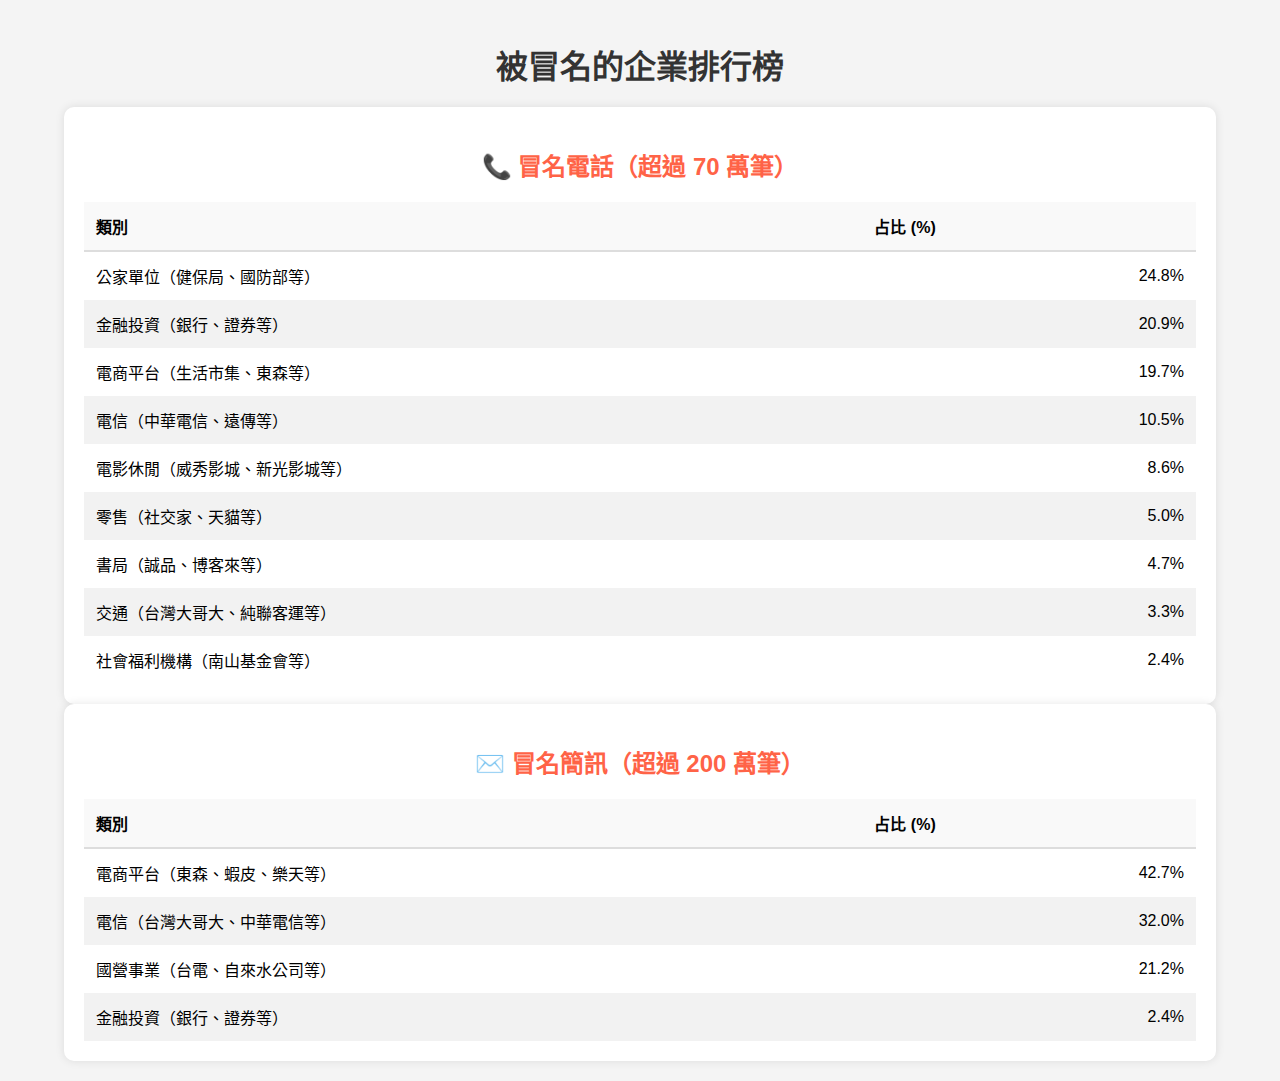
<file: phisingleaderboard-test.html>
<!DOCTYPE html>
<html lang="zh-TW">
<head>
    <meta charset="UTF-8">
    <meta name="viewport" content="width=device-width, initial-scale=1.0">
    <title>被冒名的企業排行榜</title>
    <style>
        body {
            font-family: Arial, sans-serif;
            background-color: #f4f4f4;
            margin: 0;
            padding: 0;
        }
        .container {
            width: 90%;
            max-width: 1200px;
            margin: 0 auto;
            padding: 20px;
        }
        h1 {
            text-align: center;
            color: #333;
            margin-bottom: 20px;
        }
        .leaderboard {
            background-color: #fff;
            border-radius: 10px;
            padding: 20px;
            box-shadow: 0 0 10px rgba(0, 0, 0, 0.1);
        }
        .leaderboard h2 {
            color: #ff6347;
            text-align: center;
        }
        .leaderboard table {
            width: 100%;
            border-collapse: collapse;
            margin-top: 20px;
        }
        .leaderboard table th, .leaderboard table td {
            padding: 12px;
            text-align: left;
        }
        .leaderboard table th {
            background-color: #f9f9f9;
            font-weight: bold;
            border-bottom: 2px solid #ddd;
        }
        .leaderboard table tr:nth-child(even) {
            background-color: #f2f2f2;
        }
        .leaderboard table tr:hover {
            background-color: #f1f1f1;
        }
        .leaderboard table td:first-child {
            width: 70%;
        }
        .leaderboard table td:last-child {
            text-align: right;
        }
    </style>
</head>
<body>

<div class="container">
    <h1>被冒名的企業排行榜</h1>
    <div class="leaderboard">
        <h2>📞 冒名電話（超過 70 萬筆）</h2>
        <table>
            <thead>
                <tr>
                    <th>類別</th>
                    <th>占比 (%)</th>
                </tr>
            </thead>
            <tbody>
                <tr>
                    <td>公家單位（健保局、國防部等）</td>
                    <td>24.8%</td>
                </tr>
                <tr>
                    <td>金融投資（銀行、證券等）</td>
                    <td>20.9%</td>
                </tr>
                <tr>
                    <td>電商平台（生活市集、東森等）</td>
                    <td>19.7%</td>
                </tr>
                <tr>
                    <td>電信（中華電信、遠傳等）</td>
                    <td>10.5%</td>
                </tr>
                <tr>
                    <td>電影休閒（威秀影城、新光影城等）</td>
                    <td>8.6%</td>
                </tr>
                <tr>
                    <td>零售（社交家、天貓等）</td>
                    <td>5.0%</td>
                </tr>
                <tr>
                    <td>書局（誠品、博客來等）</td>
                    <td>4.7%</td>
                </tr>
                <tr>
                    <td>交通（台灣大哥大、純聯客運等）</td>
                    <td>3.3%</td>
                </tr>
                <tr>
                    <td>社會福利機構（南山基金會等）</td>
                    <td>2.4%</td>
                </tr>
            </tbody>
        </table>
    </div>

    <div class="leaderboard">
        <h2>✉️ 冒名簡訊（超過 200 萬筆）</h2>
        <table>
            <thead>
                <tr>
                    <th>類別</th>
                    <th>占比 (%)</th>
                </tr>
            </thead>
            <tbody>
                <tr>
                    <td>電商平台（東森、蝦皮、樂天等）</td>
                    <td>42.7%</td>
                </tr>
                <tr>
                    <td>電信（台灣大哥大、中華電信等）</td>
                    <td>32.0%</td>
                </tr>
                <tr>
                    <td>國營事業（台電、自來水公司等）</td>
                    <td>21.2%</td>
                </tr>
                <tr>
                    <td>金融投資（銀行、證券等）</td>
                    <td>2.4%</td>
                </tr>
            </tbody>
        </table>
    </div>
</div>

</body>
</html>
</file>
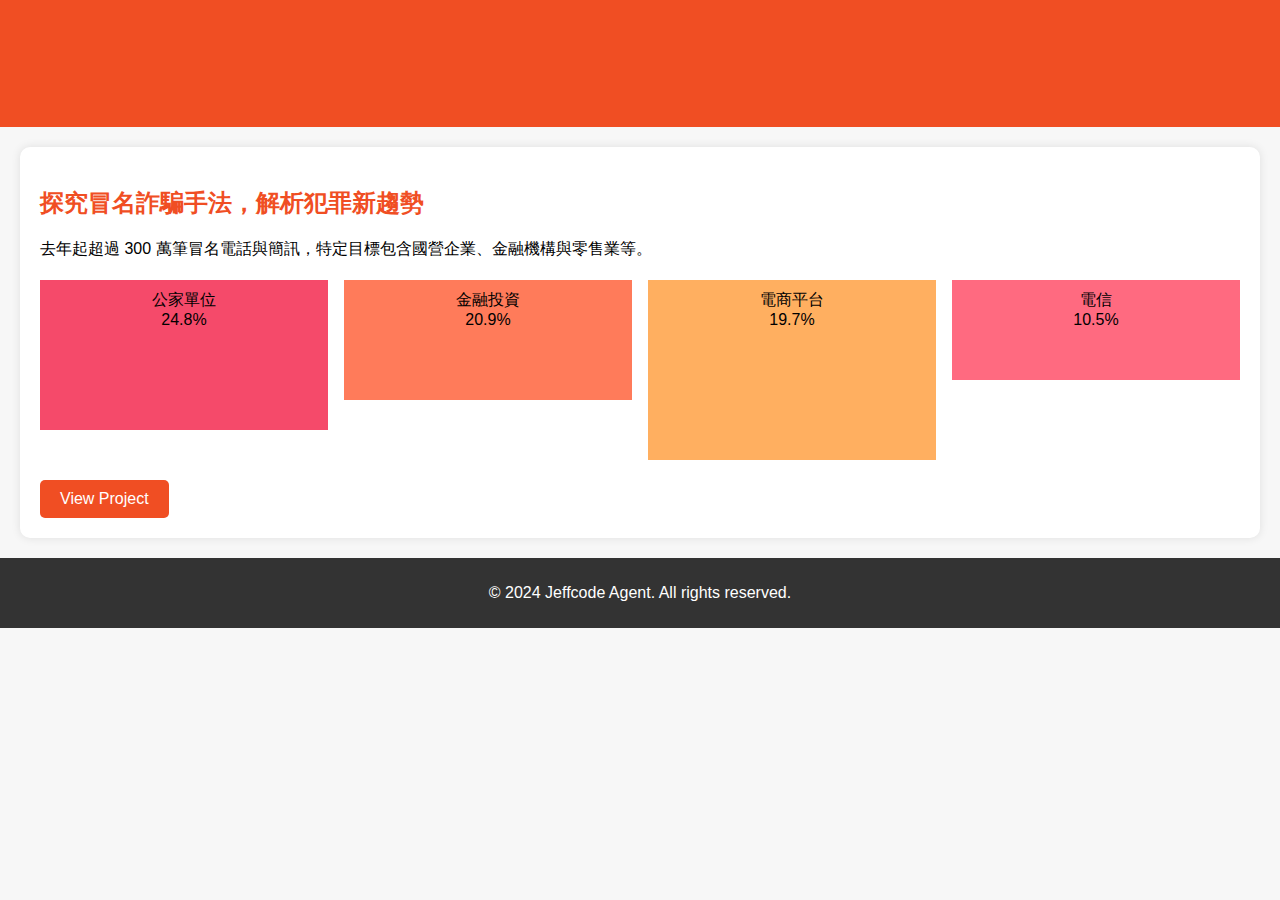
<file: phone-and-sms.html>
<!DOCTYPE html>
<html lang="en">
<head>
    <meta charset="UTF-8">
    <meta name="viewport" content="width=device-width, initial-scale=1.0">
    <title>企業冒名報告</title>
    <style>
        /* 基本樣式 */
        body {
            font-family: Arial, sans-serif;
            background-color: #f7f7f7;
            margin: 0;
            padding: 0;
        }

        /* 頁面頂部標題區域 */
        header {
            background-color: #f04e23; /* 橘色 */
            color: white;
            padding: 20px;
            text-align: center;
        }

        /* 主要內容區域 */
        main {
            max-width: 1200px;
            margin: 20px auto;
            padding: 20px;
            background-color: white;
            border-radius: 10px;
            box-shadow: 0 0 10px rgba(0, 0, 0, 0.1);
        }

        h1, h2 {
            color: #f04e23; /* 橘色 */
        }

        /* 條形圖部分 */
        .bar-container {
            display: flex;
            justify-content: space-between;
            margin-top: 20px;
        }

        .bar {
            width: 24%;
            text-align: center;
        }

        .bar p {
            margin-top: 10px;
            font-size: 16px;
        }

        /* 各條的不同顏色 */
        .bar-1 {
            background-color: #f54a6a; /* 紅色 */
            height: 150px;
        }

        .bar-2 {
            background-color: #ff7b5a; /* 橘粉色 */
            height: 120px;
        }

        .bar-3 {
            background-color: #ffaf60; /* 淡橘色 */
            height: 180px;
        }

        .bar-4 {
            background-color: #ff6a80; /* 粉紅色 */
            height: 100px;
        }

        /* 鈕扣樣式 */
        .btn {
            display: inline-block;
            padding: 10px 20px;
            background-color: #f04e23; /* 橘色 */
            color: white;
            text-decoration: none;
            border-radius: 5px;
            margin-top: 20px;
        }

        /* Footer 區域 */
        footer {
            text-align: center;
            padding: 10px;
            background-color: #333;
            color: white;
            margin-top: 20px;
        }
    </style>
</head>
<body>

    <header>
        <h1>2024 企業冒名報告</h1>
    </header>

    <main>
        <h2>探究冒名詐騙手法，解析犯罪新趨勢</h2>
        <p>去年起超過 300 萬筆冒名電話與簡訊，特定目標包含國營企業、金融機構與零售業等。</p>

        <div class="bar-container">
            <div class="bar bar-1">
                <p>公家單位<br>24.8%</p>
            </div>
            <div class="bar bar-2">
                <p>金融投資<br>20.9%</p>
            </div>
            <div class="bar bar-3">
                <p>電商平台<br>19.7%</p>
            </div>
            <div class="bar bar-4">
                <p>電信<br>10.5%</p>
            </div>
        </div>

        <a href="2024phising.html" class="btn">View Project</a>
    </main>

    <footer>
        <p>&copy; 2024 Jeffcode Agent. All rights reserved.</p>
    </footer>

</body>
</html>
</file>
